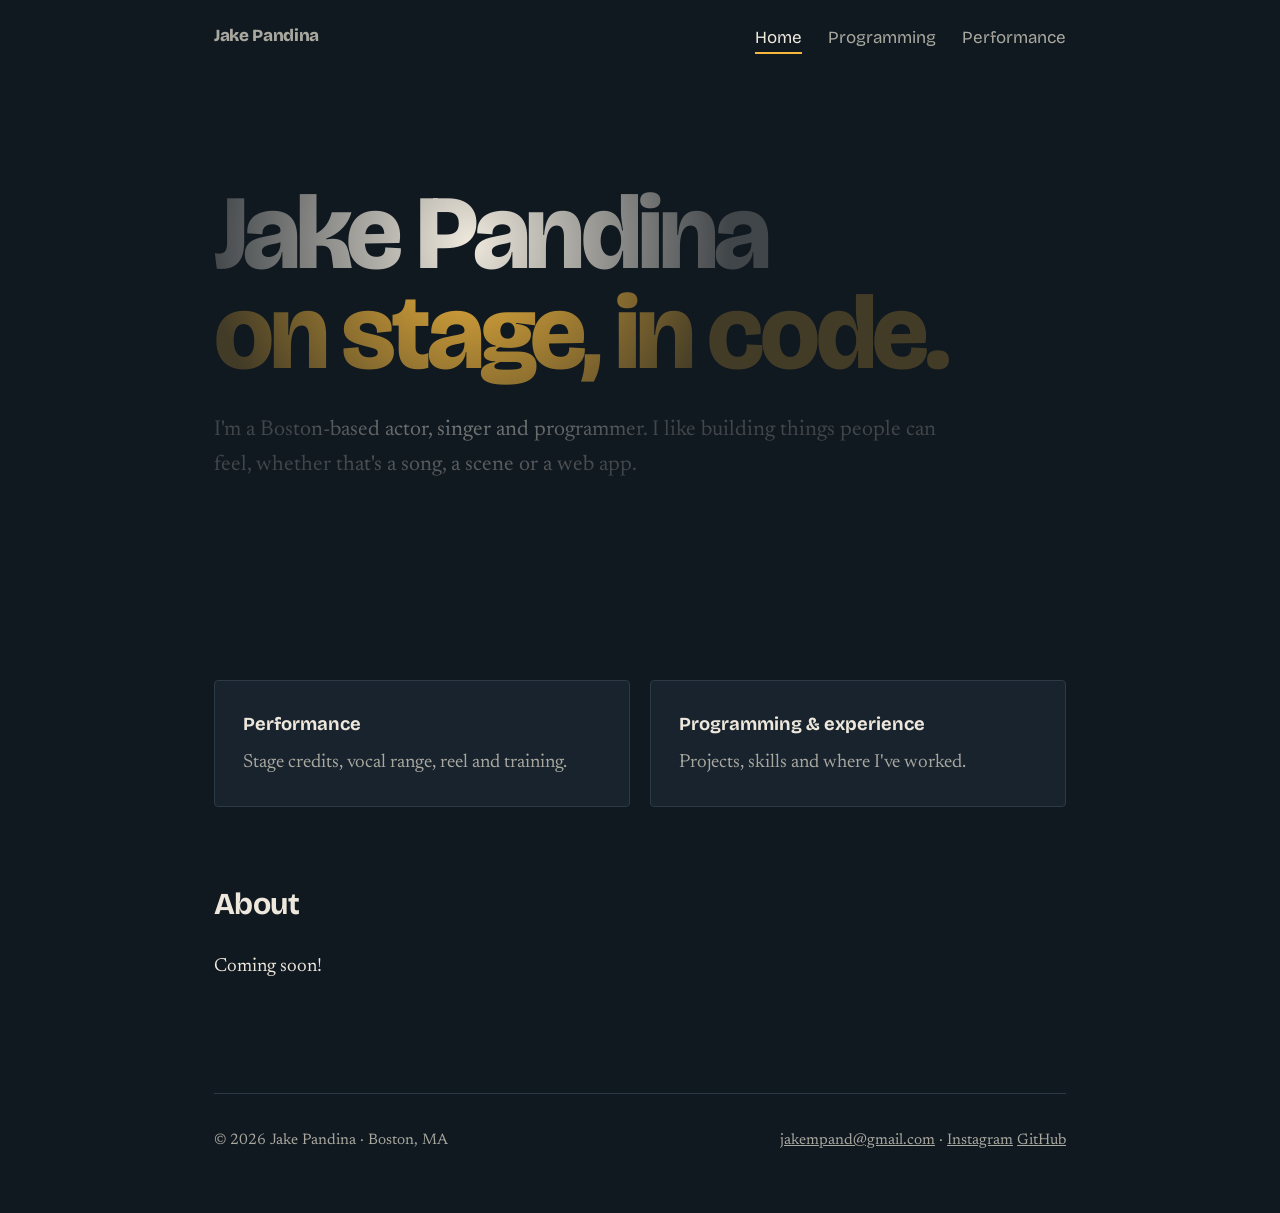
<file: index.html>
<!doctype html>
<html lang="en">

<head>
  <meta charset="utf-8">
  <meta name="viewport" content="width=device-width, initial-scale=1">
  <title>Jake Pandina - Actor, Singer, Programmer in Boston</title>
  <meta name="description" content="Boston-based actor, singer, performer and software developer.">

  <!-- Fonts -->
  <link rel="preconnect" href="https://fonts.googleapis.com">
  <link rel="preconnect" href="https://fonts.gstatic.com" crossorigin>
  <link href="https://fonts.googleapis.com/css2?family=Bricolage+Grotesque:wght@500;700;800&family=Newsreader:ital,wght@0,400;0,600;1,400&display=swap" rel="stylesheet">

  <link rel="stylesheet" href="style.css">
</head>

<body>
  <div class="wrap">

    <!-- Navigation -->
    <nav>
      <a class="logo" href="index.html">Jake Pandina</a>
      <ul>
        <li><a href="index.html" aria-current="page">Home</a></li>
        <li><a href="programming.html">Programming</a></li>
        <li><a href="performance.html">Performance</a></li>
      </ul>
    </nav>

    <!-- Hero (the spotlight follows your cursor here) -->
    <header class="hero" id="hero">
      <h1>
        Jake Pandina
        <span>on stage, in code.</span>
      </h1>
      <p class="lede">
        I'm a Boston-based actor, singer and programmer. I like building things
        people can feel, whether that's a song, a scene or a web app.
      </p>
    </header>

    <!-- Links to the other pages -->
    <section class="doors">
      <a class="door" href="performance.html">
        <h3>Performance</h3>
        <p>Stage credits, vocal range, reel and training.</p>
      </a>
      <a class="door" href="programming.html">
        <h3>Programming &amp; experience</h3>
        <p>Projects, skills and where I've worked.</p>
      </a>
    </section>

    <!-- About -->
    <h2>About</h2>
    <p>
      Coming soon!
    </p>

    <!-- Footer -->
    <footer>
      <span>© 2026 Jake Pandina · Boston, MA</span>
      <span>
        <a href="jakempand@gmail.com">jakempand@gmail.com</a> ·
        <a href="#">Instagram</a>
        <a href="#">GitHub</a>
      </span>
    </footer>

  </div>

  <!-- Moves the spotlight with the mouse -->
  <script>
    const hero = document.getElementById('hero');

    hero.addEventListener('pointermove', (e) => {
      const box = hero.getBoundingClientRect();
      hero.style.setProperty('--x', (e.clientX - box.left) + 'px');
      hero.style.setProperty('--y', (e.clientY - box.top) + 'px');
    });
  </script>
</body>

</html>
</file>
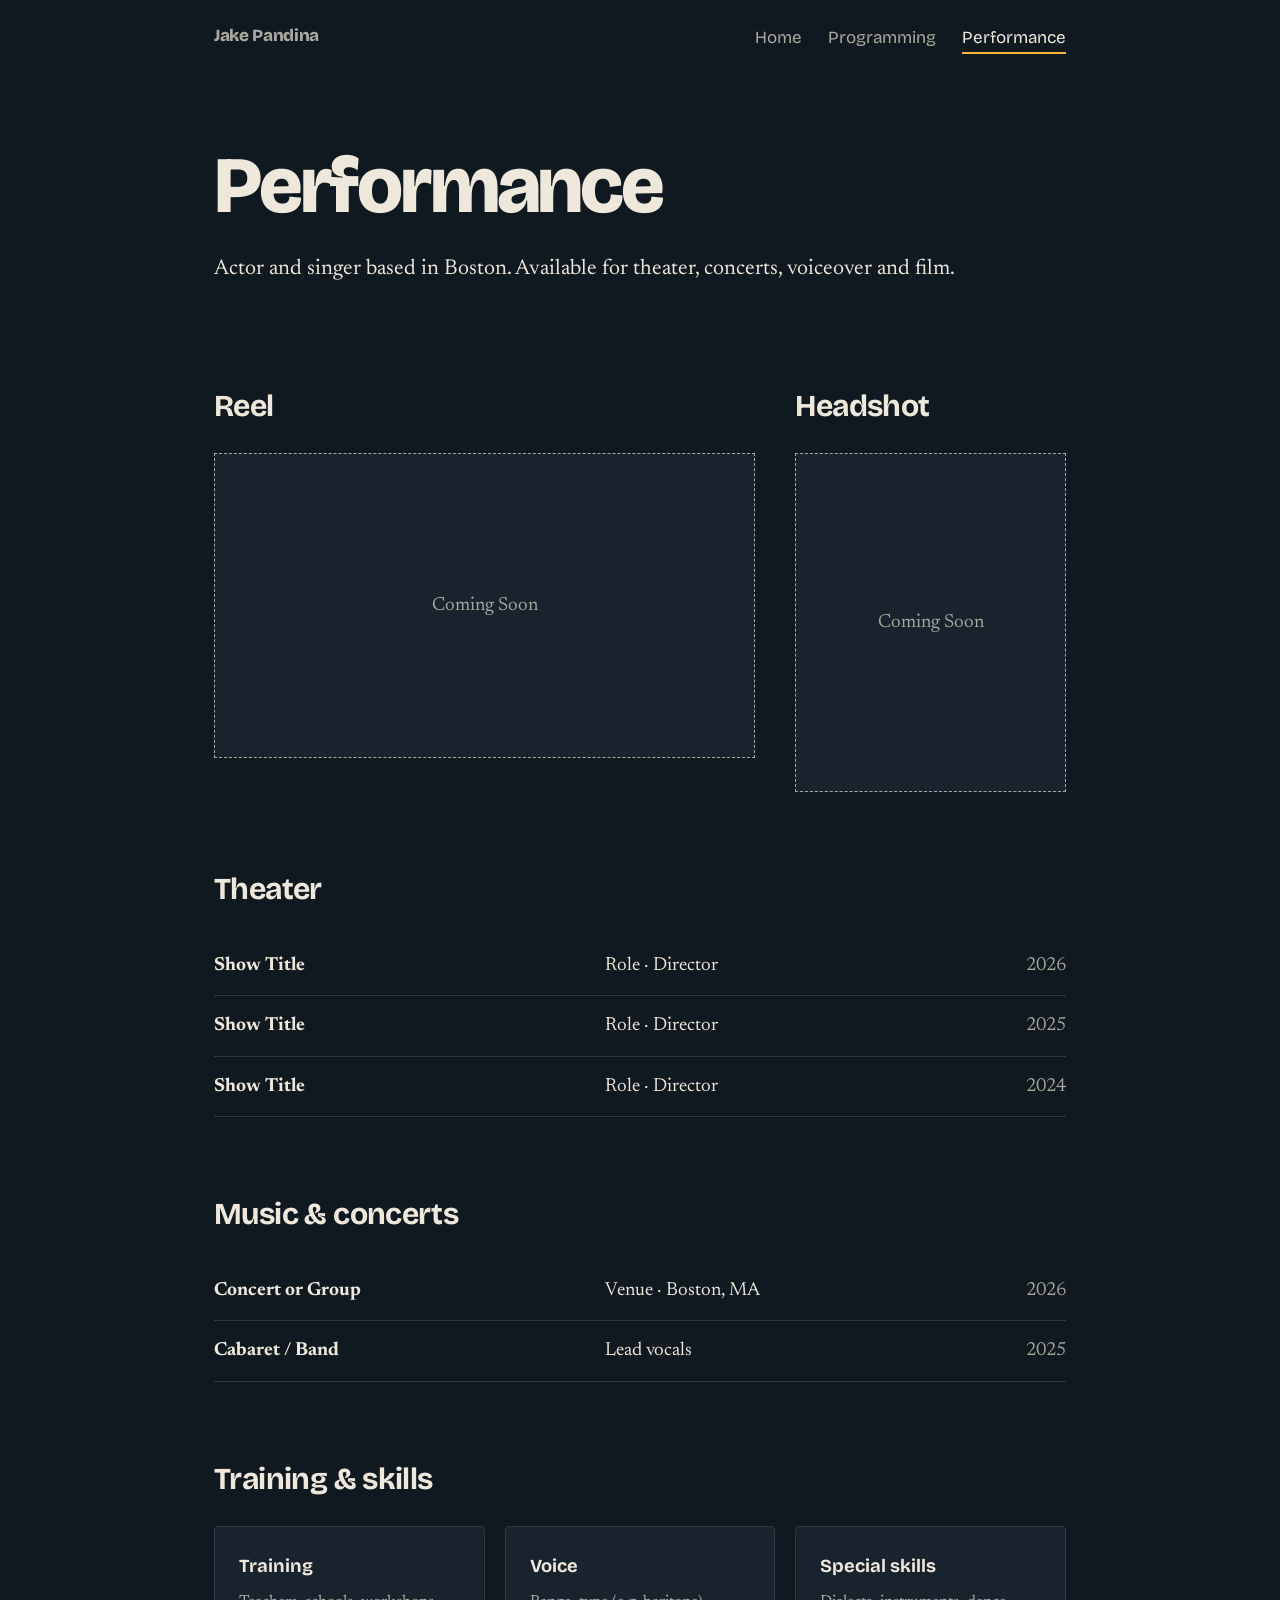
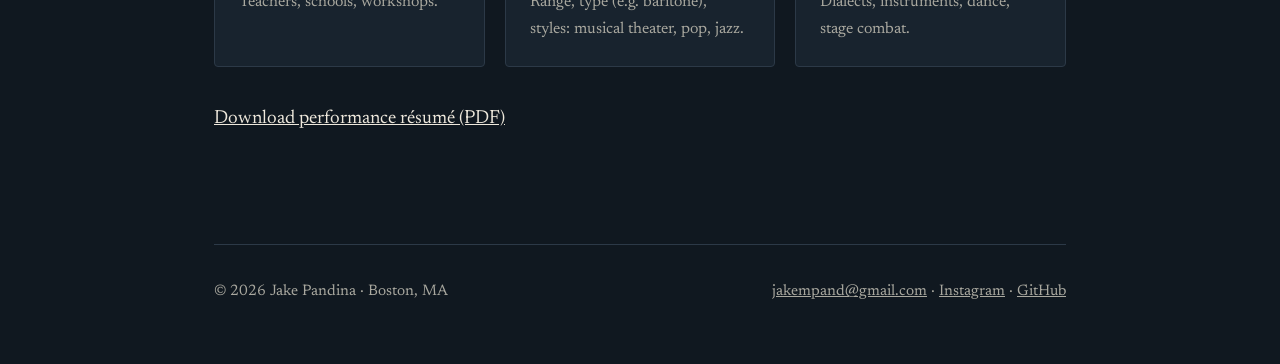
<file: performance.html>
<!doctype html>
<html lang="en">

<head>
  <meta charset="utf-8">
  <meta name="viewport" content="width=device-width, initial-scale=1">
  <title>Performance - Jake Pandina</title>

  <!-- Fonts -->
  <link rel="preconnect" href="https://fonts.googleapis.com">
  <link rel="preconnect" href="https://fonts.gstatic.com" crossorigin>
  <link href="https://fonts.googleapis.com/css2?family=Bricolage+Grotesque:wght@500;700;800&family=Newsreader:ital,wght@0,400;0,600;1,400&display=swap" rel="stylesheet">

  <link rel="stylesheet" href="style.css">
</head>

<body>
  <div class="wrap">

    <!-- Navigation -->
    <nav>
      <a class="logo" href="index.html">Jake Pandina</a>
      <ul>
        <li><a href="index.html">Home</a></li>
        <li><a href="programming.html">Programming</a></li>
        <li><a href="performance.html" aria-current="page">Performance</a></li>
      </ul>
    </nav>

    <!-- Page title -->
    <header style="padding-top: 8vh;">
      <h1 style="font-size: clamp(2.6rem, 8vw, 5rem);">Performance</h1>
      <p class="lede">
        Actor and singer based in Boston. Available for theater, concerts,
        voiceover and film.
      </p>
    </header>

    <!-- Reel and headshot -->
    <div class="split">

      <div>
        <h2>Reel</h2>

        <div class="reel">
          Coming Soon<br>
        </div>
      </div>

      <div>
        <h2>Headshot</h2>
        <div class="headshot">Coming Soon</div>
      </div>

    </div>

    <!-- Theater credits -->
    <h2>Theater</h2>
    <ul class="credits">
      <li>
        <strong>Show Title</strong>
        <span>Role · Director</span>
        <span class="yr">2026</span>
      </li>
      <li>
        <strong>Show Title</strong>
        <span>Role · Director</span>
        <span class="yr">2025</span>
      </li>
      <li>
        <strong>Show Title</strong>
        <span>Role · Director</span>
        <span class="yr">2024</span>
      </li>
    </ul>

    <!-- Music credits -->
    <h2>Music &amp; concerts</h2>
    <ul class="credits">
      <li>
        <strong>Concert or Group</strong>
        <span>Venue · Boston, MA</span>
        <span class="yr">2026</span>
      </li>
      <li>
        <strong>Cabaret / Band</strong>
        <span>Lead vocals</span>
        <span class="yr">2025</span>
      </li>
    </ul>

    <!-- Training and skills -->
    <h2>Training &amp; skills</h2>
    <div class="grid">

      <div class="card">
        <h3>Training</h3>
        <p>Teachers, schools, workshops.</p>
      </div>

      <div class="card">
        <h3>Voice</h3>
        <p>Range, type (e.g. baritone), styles: musical theater, pop, jazz.</p>
      </div>

      <div class="card">
        <h3>Special skills</h3>
        <p>Dialects, instruments, dance, stage combat.</p>
      </div>

    </div>

    <p style="margin-top: 36px;">
      <a href="#">Download performance résumé (PDF)</a>
    </p>

    <!-- Footer -->
    <footer>
      <span>© 2026 Jake Pandina · Boston, MA</span>
      <span>
        <a href="jakempand@gmail.com">jakempand@gmail.com</a> ·
        <a href="#">Instagram</a> ·
        <a href="#">GitHub</a>
      </span>
    </footer>

  </div>
</body>

</html>
</file>
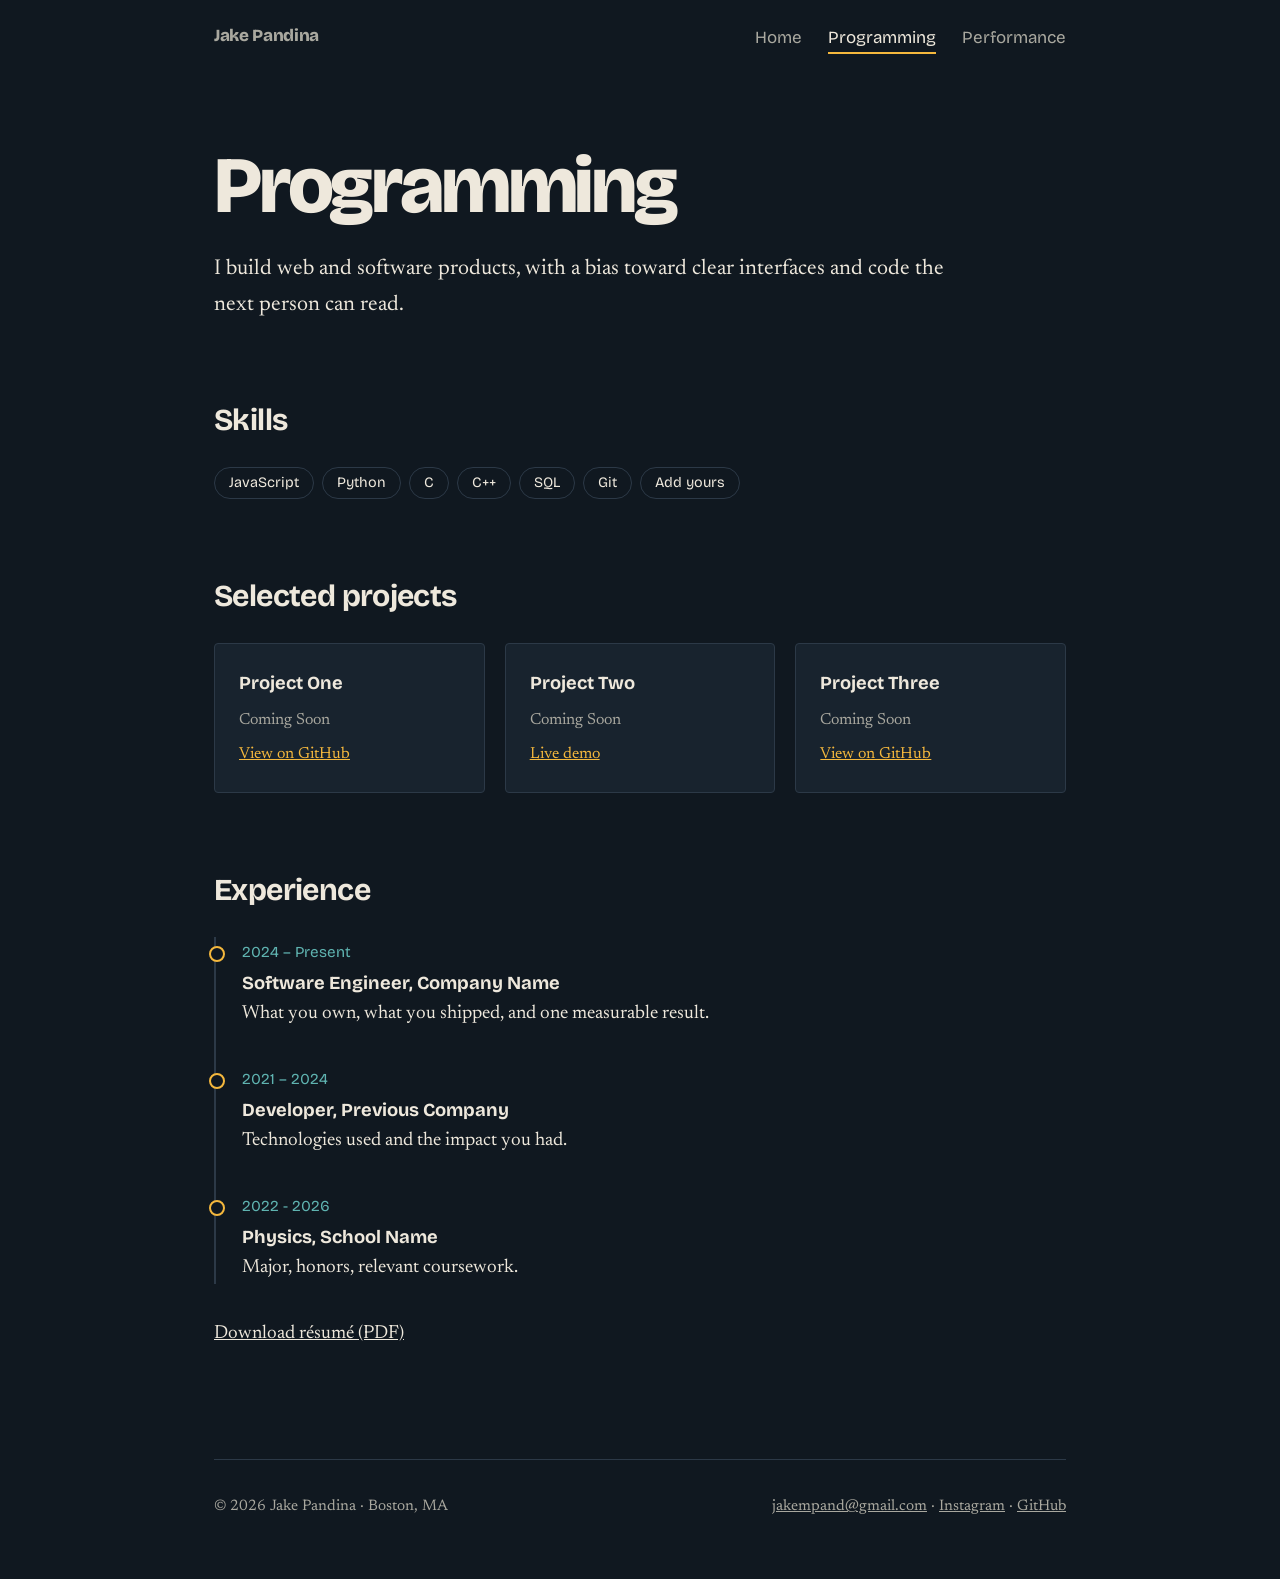
<file: programming.html>
<!doctype html>
<html lang="en">

<head>
  <meta charset="utf-8">
  <meta name="viewport" content="width=device-width, initial-scale=1">
  <title>Programming &amp; Experience - Jake Pandina</title>

  <!-- Fonts -->
  <link rel="preconnect" href="https://fonts.googleapis.com">
  <link rel="preconnect" href="https://fonts.gstatic.com" crossorigin>
  <link href="https://fonts.googleapis.com/css2?family=Bricolage+Grotesque:wght@500;700;800&family=Newsreader:ital,wght@0,400;0,600;1,400&display=swap" rel="stylesheet">

  <link rel="stylesheet" href="style.css">
</head>

<body>
  <div class="wrap">

    <!-- Navigation -->
    <nav>
      <a class="logo" href="index.html">Jake Pandina</a>
      <ul>
        <li><a href="index.html">Home</a></li>
        <li><a href="programming.html" aria-current="page">Programming</a></li>
        <li><a href="performance.html">Performance</a></li>
      </ul>
    </nav>

    <!-- Page title -->
    <header style="padding-top: 8vh;">
      <h1 style="font-size: clamp(2.6rem, 8vw, 5rem);">Programming</h1>
      <p class="lede">
        I build web and software products, with a bias toward clear interfaces
        and code the next person can read.
      </p>
    </header>

    <!-- Skills -->
    <h2>Skills</h2>
    <ul class="tags">
      <li>JavaScript</li>
      <li>Python</li>
      <li>C</li>
      <li>C++</li>
      <li>SQL</li>
      <li>Git</li>
      <li>Add yours</li>
    </ul>

    <!-- Projects-->
    <h2>Selected projects</h2>
    <div class="grid">

      <div class="card">
        <h3>Project One</h3>
        <p>Coming Soon</p>
        <p><a href="#">View on GitHub</a></p>
      </div>

      <div class="card">
        <h3>Project Two</h3>
        <p>Coming Soon</p>
        <p><a href="#">Live demo</a></p>
      </div>

      <div class="card">
        <h3>Project Three</h3>
        <p>
          Coming Soon
        </p>
        <p><a href="#">View on GitHub</a></p>
      </div>

    </div>

    <!-- Experience -->
    <h2>Experience</h2>
    <div class="tl">

      <article>
        <span class="when">2024 – Present</span>
        <h3>Software Engineer, Company Name</h3>
        <p>What you own, what you shipped, and one measurable result.</p>
      </article>

      <article>
        <span class="when">2021 – 2024</span>
        <h3>Developer, Previous Company</h3>
        <p>Technologies used and the impact you had.</p>
      </article>

      <article>
        <span class="when">2022 - 2026</span>
        <h3>Physics, School Name</h3>
        <p>Major, honors, relevant coursework.</p>
      </article>

    </div>

    <p><a href="#">Download résumé (PDF)</a></p>

    <!-- Footer -->
    <footer>
      <span>© 2026 Jake Pandina · Boston, MA</span>
      <span>
        <a href="jakempand@gmail.com">jakempand@gmail.com</a> ·
        <a href="#">Instagram</a> ·
        <a href="#">GitHub</a>
      </span>
    </footer>

  </div>
</body>

</html>
</file>
<file: style.css>
/* ==========================================================
   COLORS & BASICS
   Change the colors here and the whole site updates.
   ========================================================== */
:root {
  --ink:    #101820;   /* page background */
  --ink2:   #18232e;   /* card background */
  --bone:   #eee8dc;   /* main text */
  --dim:    #a9a89f;   /* secondary text */
  --gold:   #f5b83d;   /* accent (links, highlights) */
  --harbor: #5fb3b0;   /* secondary accent (dates) */
  --line:   #2c3947;   /* borders */
}

* {
  box-sizing: border-box;
  margin: 0;
}

html {
  scroll-behavior: smooth;
}

body {
  background: var(--ink);
  color: var(--bone);
  font: 19px/1.65 'Newsreader', Georgia, serif;
  -webkit-font-smoothing: antialiased;
}

a {
  color: inherit;
}

a:focus-visible,
button:focus-visible {
  outline: 2px solid var(--gold);
  outline-offset: 3px;
}


/* ==========================================================
   TYPOGRAPHY
   ========================================================== */
h1, h2, h3, nav {
  font-family: 'Bricolage Grotesque', 'Helvetica Neue', Arial, sans-serif;
}

h1 {
  font-size: clamp(3rem, 10vw, 6.6rem);
  line-height: 0.95;
  letter-spacing: -0.04em;
  font-weight: 800;
}

h2 {
  font-size: 1.9rem;
  letter-spacing: -0.02em;
  margin: 72px 0 22px;
}

h3 {
  font-size: 1.15rem;
  font-weight: 700;
}

p {
  max-width: 62ch;
  margin-bottom: 1em;
}

.lede {
  font-size: 1.35rem;
  margin-top: 28px;
}

.muted {
  color: var(--dim);
}


/* ==========================================================
   LAYOUT & NAVIGATION
   ========================================================== */
.wrap {
  max-width: 900px;
  margin: 0 auto;
  padding: 0 24px;
}

nav {
  display: flex;
  justify-content: space-between;
  align-items: center;
  padding: 22px 0;
  font-size: 17px;
}

nav .logo {
  font-weight: 800;
  text-decoration: none;
  letter-spacing: -0.02em;
}

nav ul {
  display: flex;
  gap: 26px;
  list-style: none;
  padding: 0;
}

nav a {
  text-decoration: none;
  color: var(--dim);
  padding-bottom: 4px;
}

nav a:hover {
  color: var(--bone);
}

/* The page you're currently on gets a gold underline */
nav a[aria-current="page"] {
  color: var(--bone);
  border-bottom: 2px solid var(--gold);
}

footer {
  margin-top: 110px;
  padding: 34px 0 60px;
  border-top: 1px solid var(--line);
  color: var(--dim);
  font-size: 0.95rem;
  display: flex;
  justify-content: space-between;
  flex-wrap: wrap;
  gap: 12px;
}


/* ==========================================================
   HOMEPAGE
   ========================================================== */

/* The spotlight: JavaScript moves --x and --y to follow the cursor */
.hero {
  position: relative;
  padding: 12vh 0 14vh;
  overflow: hidden;
  --x: 30%;
  --y: 30%;
}

.hero::after {
  content: "";
  position: absolute;
  inset: 0;
  pointer-events: none;
  background: radial-gradient(
    circle 260px at var(--x) var(--y),
    transparent 0,
    rgba(16, 24, 32, 0.78) 100%
  );
}

.hero h1 span {
  display: block;
  color: var(--gold);
}

/* The two big links to Performance and Programming */
.doors {
  display: grid;
  grid-template-columns: 1fr 1fr;
  gap: 20px;
  margin-top: 48px;
}

.door {
  display: block;
  padding: 28px;
  border: 1px solid var(--line);
  border-radius: 4px;
  background: var(--ink2);
  text-decoration: none;
  transition: border-color 0.2s, transform 0.2s;
}

.door:hover {
  border-color: var(--gold);
  transform: translateY(-3px);
}

.door p {
  margin: 8px 0 0;
  color: var(--dim);
}


/* ==========================================================
   PROGRAMMING PAGE
   ========================================================== */

/* Skill pills */
.tags {
  display: flex;
  flex-wrap: wrap;
  gap: 8px;
  list-style: none;
  padding: 0;
}

.tags li {
  border: 1px solid var(--line);
  border-radius: 99px;
  padding: 3px 14px;
  font-size: 0.9rem;
  font-family: 'Bricolage Grotesque', sans-serif;
}

/* Project and info cards */
.grid {
  display: grid;
  grid-template-columns: repeat(auto-fit, minmax(260px, 1fr));
  gap: 20px;
}

.card {
  background: var(--ink2);
  border: 1px solid var(--line);
  border-radius: 4px;
  padding: 24px;
}

.card p {
  margin: 8px 0 0;
  color: var(--dim);
  font-size: 1rem;
}

.card a {
  color: var(--gold);
}

/* Experience timeline */
.tl {
  border-left: 2px solid var(--line);
  padding-left: 26px;
}

.tl article {
  position: relative;
  margin-bottom: 34px;
}

/* The dot on the timeline line */
.tl article::before {
  content: "";
  position: absolute;
  left: -33px;
  top: 9px;
  width: 12px;
  height: 12px;
  border-radius: 50%;
  background: var(--ink);
  border: 2px solid var(--gold);
}

.tl .when {
  color: var(--harbor);
  font-family: 'Bricolage Grotesque', sans-serif;
  font-size: 0.95rem;
}


/* ==========================================================
   PERFORMANCE PAGE
   ========================================================== */

/* Reel on the left, headshot on the right */
.split {
  display: grid;
  grid-template-columns: 2fr 1fr;
  gap: 40px;
  align-items: start;
}

.reel,
.headshot {
  display: grid;
  place-items: center;
  background: var(--ink2);
  border: 1px dashed var(--dim);
  color: var(--dim);
  text-align: center;
  padding: 20px;
}

.reel {
  aspect-ratio: 16 / 9;
}

.headshot {
  aspect-ratio: 4 / 5;
}

/* Credits lists: title | role | year */
.credits {
  list-style: none;
  padding: 0;
}

.credits li {
  display: grid;
  grid-template-columns: 1fr 1fr 70px;
  gap: 12px;
  padding: 14px 0;
  border-bottom: 1px solid var(--line);
}

.credits .yr {
  color: var(--dim);
  text-align: right;
}


/* ==========================================================
   MOBILE
   ========================================================== */
@media (max-width: 640px) {
  body {
    font-size: 17px;
  }

  .doors,
  .split {
    grid-template-columns: 1fr;
  }

  .credits li {
    grid-template-columns: 1fr 60px;
  }

  /* Hide the role column on small screens */
  .credits li span:nth-child(2) {
    display: none;
  }

  nav ul {
    gap: 16px;
  }
}

/* Respect visitors who turn off animations */
@media (prefers-reduced-motion: reduce) {
  * {
    transition: none !important;
    scroll-behavior: auto;
  }
}
</file>
